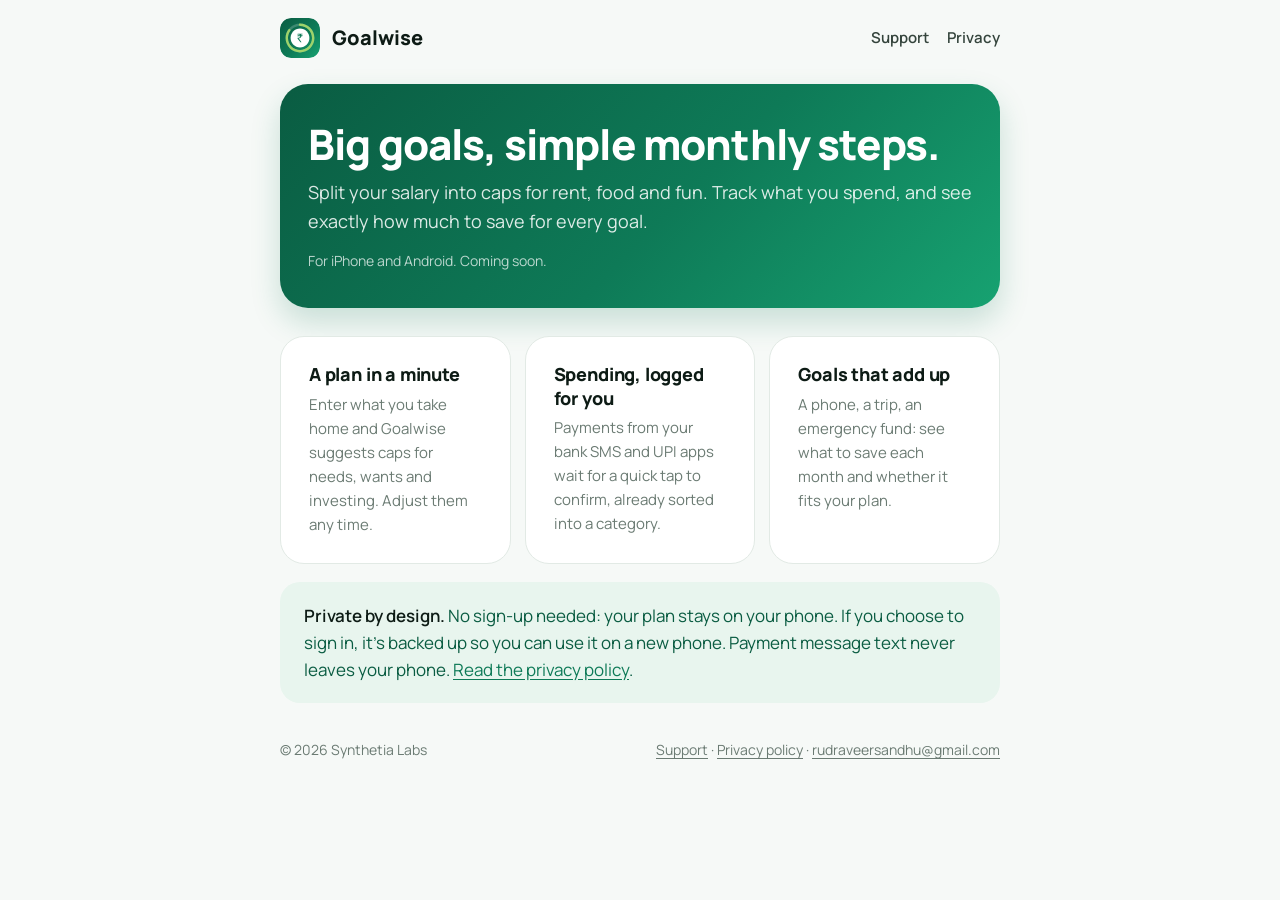
<file: index.html>
<!doctype html>
<html lang="en">
<head>
<meta charset="utf-8">
<meta name="viewport" content="width=device-width, initial-scale=1">
<title>Goalwise: budget and goals</title>
<meta name="description" content="Split your salary into caps for rent, food and fun, track what you spend, and see exactly how much to save for every goal.">
<link rel="icon" href="icon-512.png">
<link rel="apple-touch-icon" href="icon-512.png">
<link rel="stylesheet" href="style.css">
</head>
<body>
<header class="top">
  <div class="wrap">
    <a class="brand" href="./"><img src="logo.svg" alt="">Goalwise</a>
    <nav class="nav">
      <a href="support.html">Support</a>
      <a href="privacy.html">Privacy</a>
    </nav>
  </div>
</header>

<main class="wrap">
  <section class="hero">
    <h1>Big goals, simple monthly steps.</h1>
    <p>Split your salary into caps for rent, food and fun. Track what you spend, and see exactly how much to save for every goal.</p>
    <p class="meta">For iPhone and Android. Coming soon.</p>
  </section>

  <div class="features">
    <div class="card">
      <h2>A plan in a minute</h2>
      <p>Enter what you take home and Goalwise suggests caps for needs, wants and investing. Adjust them any time.</p>
    </div>
    <div class="card">
      <h2>Spending, logged for you</h2>
      <p>Payments from your bank SMS and UPI apps wait for a quick tap to confirm, already sorted into a category.</p>
    </div>
    <div class="card">
      <h2>Goals that add up</h2>
      <p>A phone, a trip, an emergency fund: see what to save each month and whether it fits your plan.</p>
    </div>
  </div>

  <div class="note">
    <strong>Private by design.</strong> No sign-up needed: your plan stays on your phone. If you choose to sign in, it's backed up so you can use it on a new phone. Payment message text never leaves your phone. <a href="privacy.html">Read the privacy policy</a>.
  </div>
</main>

<footer>
  <div class="wrap">
    <span>© 2026 Synthetia Labs</span>
    <span><a href="support.html">Support</a> · <a href="privacy.html">Privacy policy</a> · <a href="mailto:rudraveersandhu@gmail.com">rudraveersandhu@gmail.com</a></span>
  </div>
</footer>
</body>
</html>
</file>
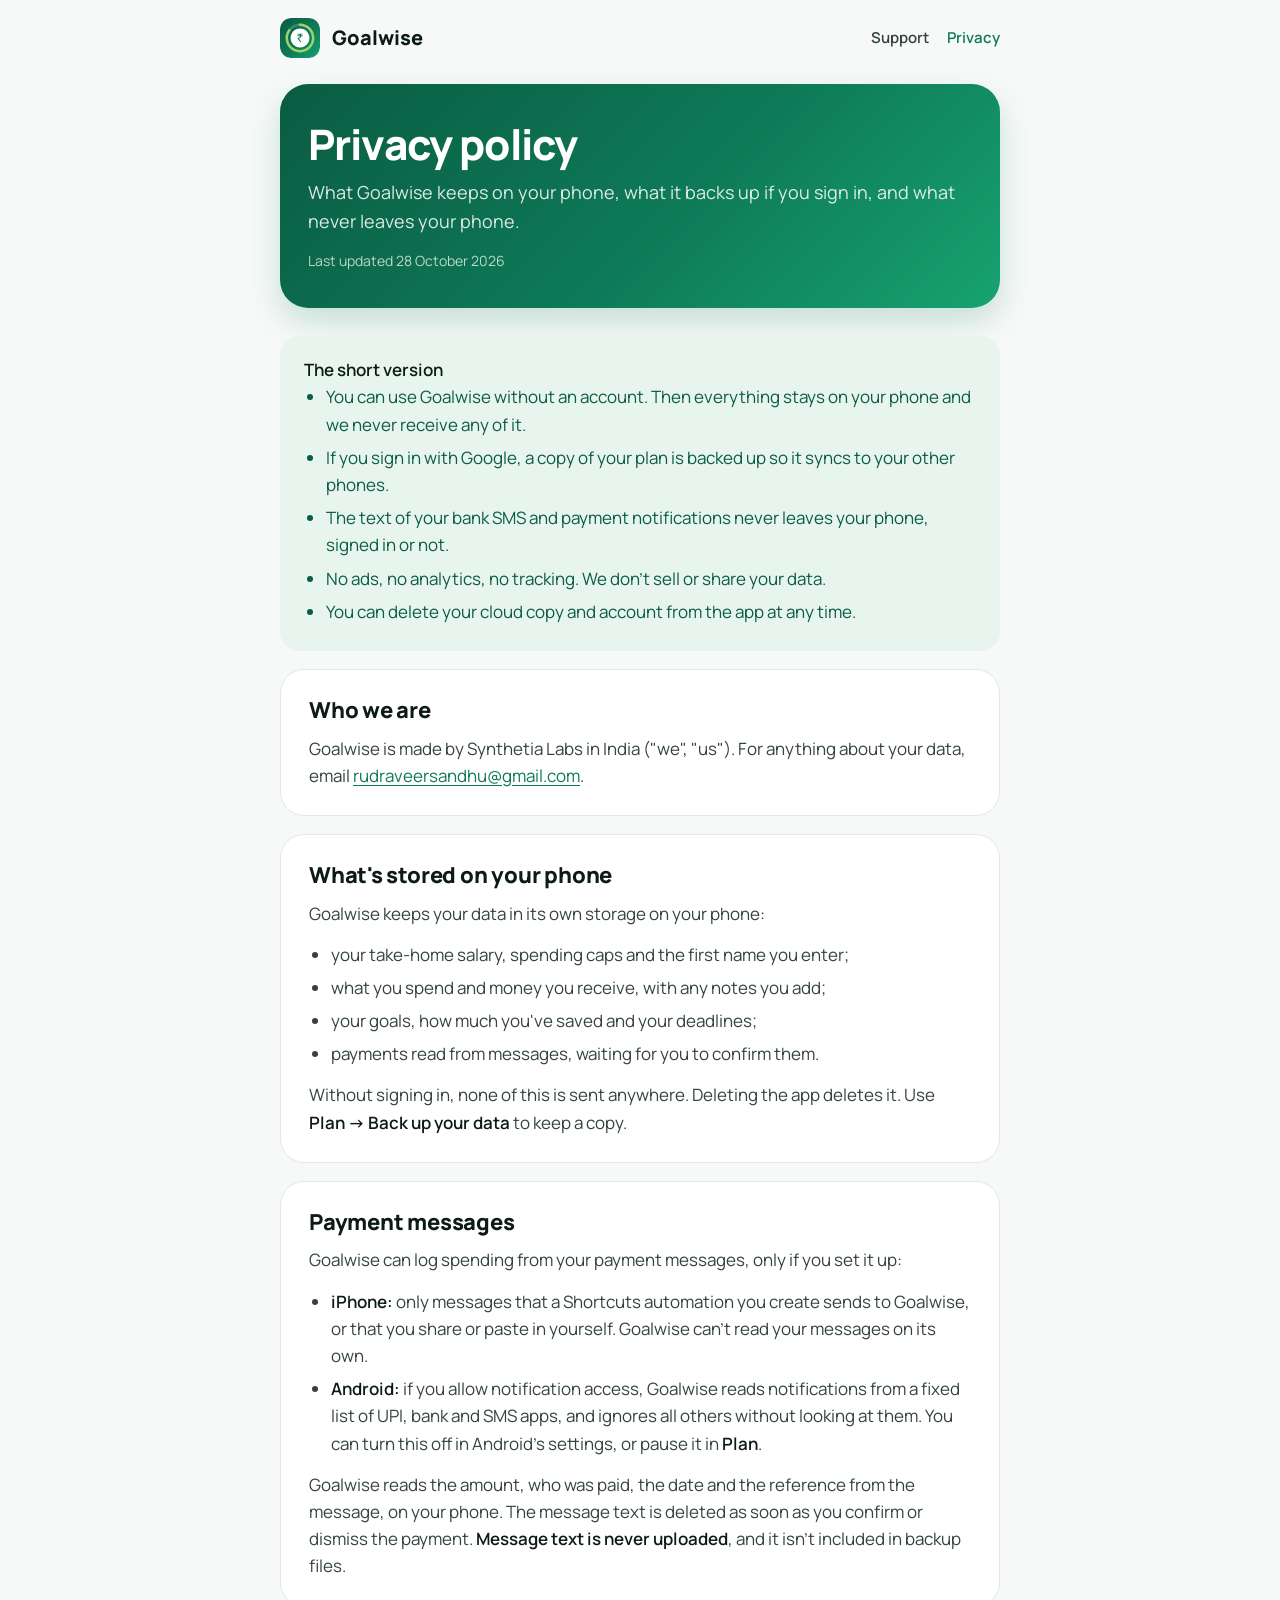
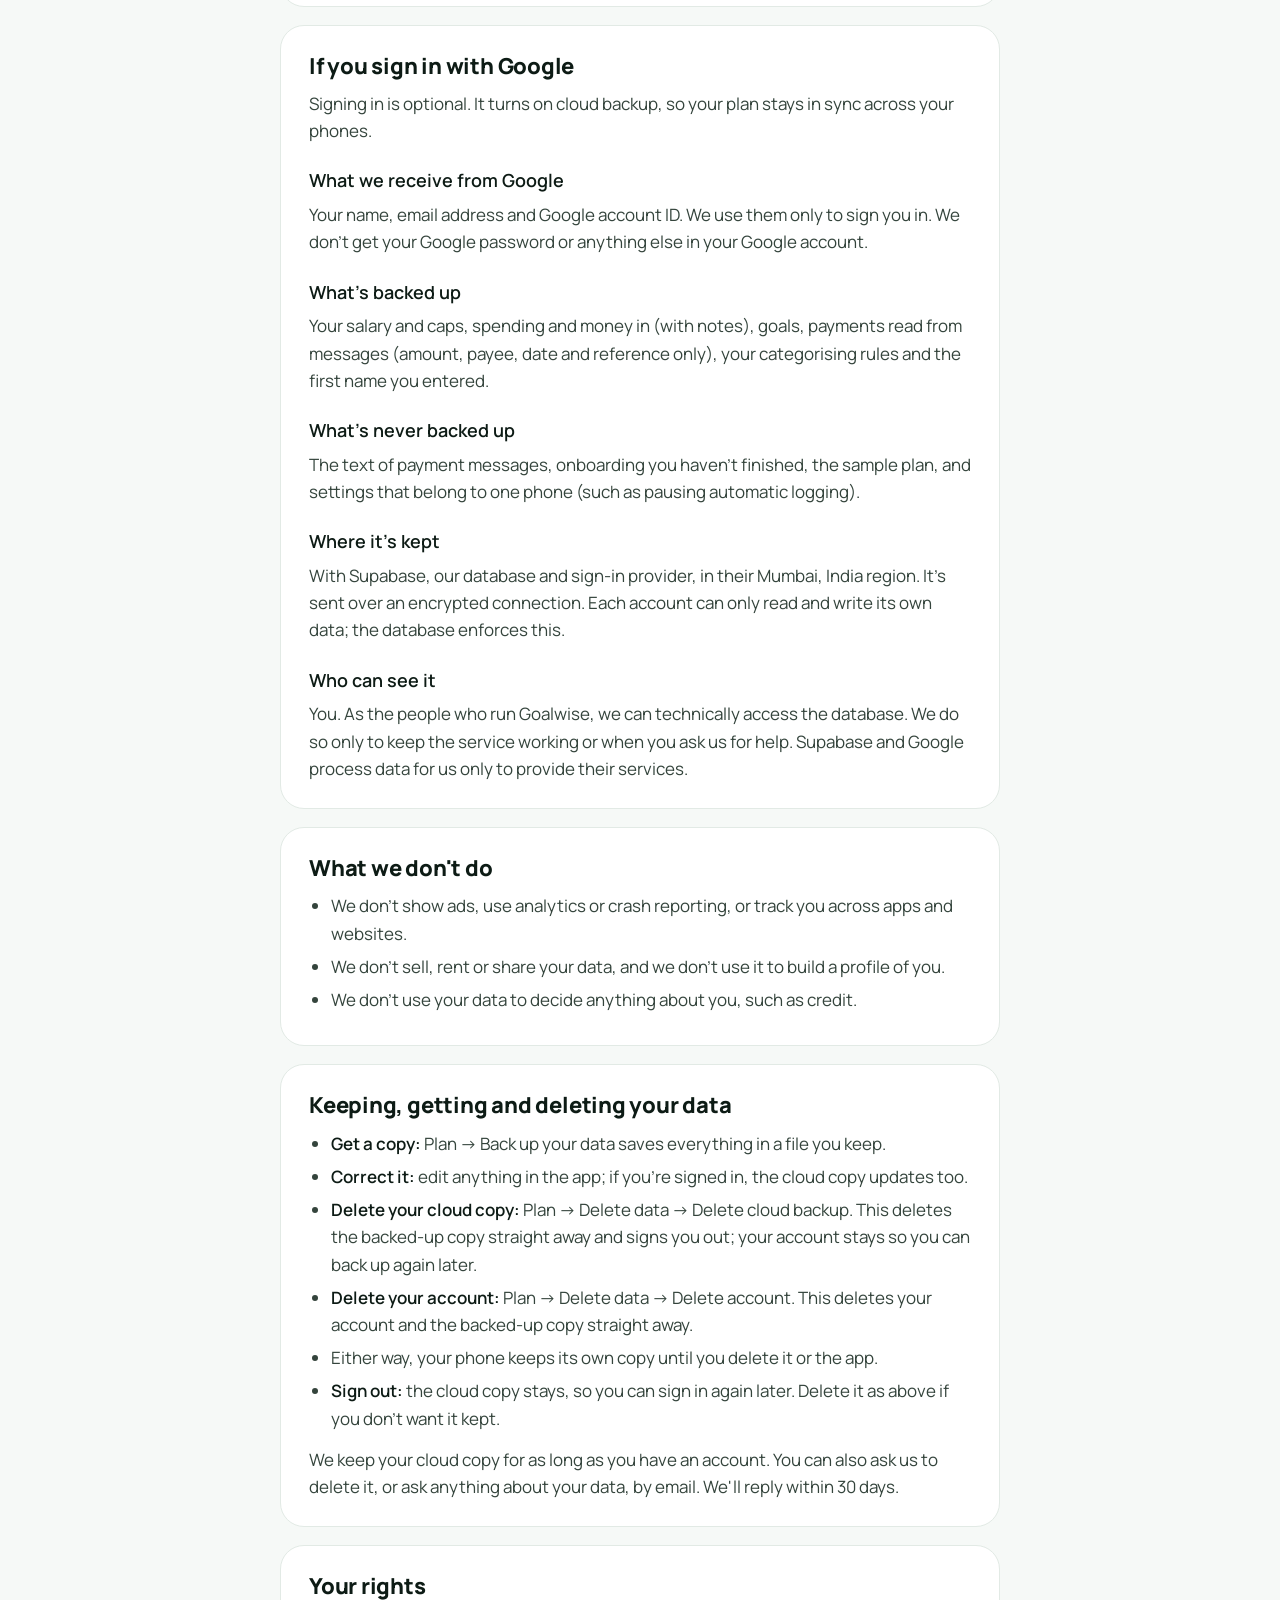
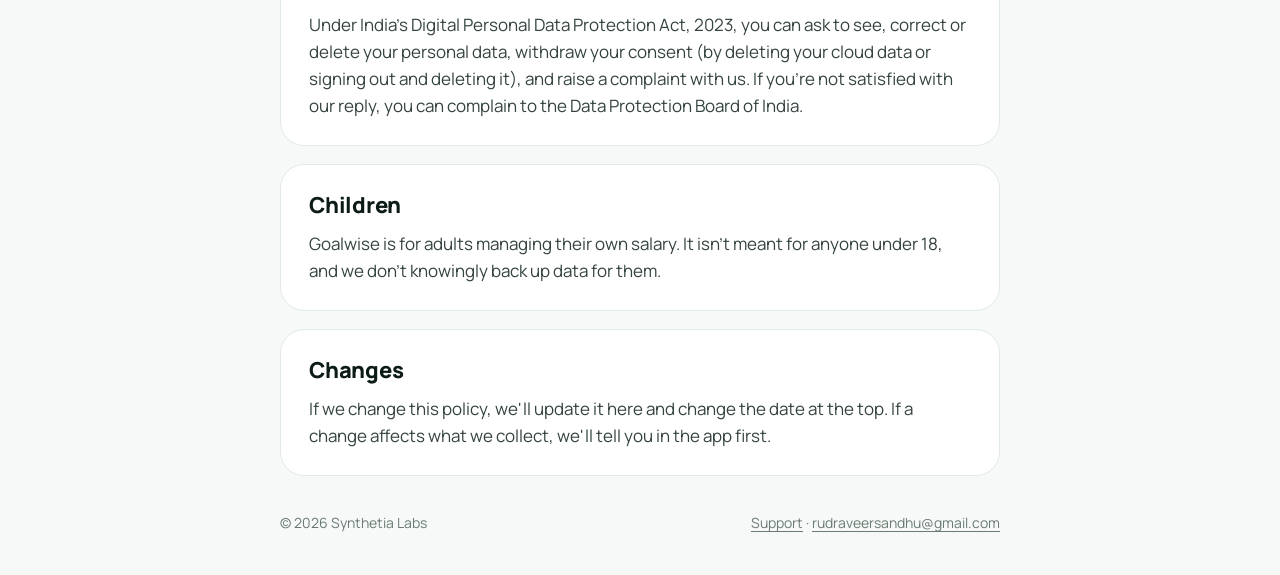
<file: privacy.html>
<!doctype html>
<html lang="en">
<head>
<meta charset="utf-8">
<meta name="viewport" content="width=device-width, initial-scale=1">
<title>Goalwise privacy policy</title>
<meta name="description" content="What Goalwise keeps on your phone, what it backs up if you sign in, and what never leaves your phone.">
<link rel="icon" href="icon-512.png">
<link rel="stylesheet" href="style.css">
</head>
<body>
<header class="top">
  <div class="wrap">
    <a class="brand" href="./"><img src="logo.svg" alt="">Goalwise</a>
    <nav class="nav">
      <a href="support.html">Support</a>
      <a href="privacy.html" aria-current="page">Privacy</a>
    </nav>
  </div>
</header>

<main class="wrap">
  <section class="hero">
    <h1>Privacy policy</h1>
    <p>What Goalwise keeps on your phone, what it backs up if you sign in, and what never leaves your phone.</p>
    <p class="meta">Last updated 28 October 2026</p>
  </section>

  <div class="note">
    <strong>The short version</strong>
    <ul>
      <li>You can use Goalwise without an account. Then everything stays on your phone and we never receive any of it.</li>
      <li>If you sign in with Google, a copy of your plan is backed up so it syncs to your other phones.</li>
      <li>The text of your bank SMS and payment notifications never leaves your phone, signed in or not.</li>
      <li>No ads, no analytics, no tracking. We don't sell or share your data.</li>
      <li>You can delete your cloud copy and account from the app at any time.</li>
    </ul>
  </div>

  <div class="card">
    <h2>Who we are</h2>
    <p>Goalwise is made by Synthetia Labs in India ("we", "us"). For anything about your data, email <a href="mailto:rudraveersandhu@gmail.com">rudraveersandhu@gmail.com</a>.</p>
  </div>

  <div class="card">
    <h2>What's stored on your phone</h2>
    <p>Goalwise keeps your data in its own storage on your phone:</p>
    <ul>
      <li>your take-home salary, spending caps and the first name you enter;</li>
      <li>what you spend and money you receive, with any notes you add;</li>
      <li>your goals, how much you've saved and your deadlines;</li>
      <li>payments read from messages, waiting for you to confirm them.</li>
    </ul>
    <p>Without signing in, none of this is sent anywhere. Deleting the app deletes it. Use <strong>Plan → Back up your data</strong> to keep a copy.</p>
  </div>

  <div class="card">
    <h2>Payment messages</h2>
    <p>Goalwise can log spending from your payment messages, only if you set it up:</p>
    <ul>
      <li><strong>iPhone:</strong> only messages that a Shortcuts automation you create sends to Goalwise, or that you share or paste in yourself. Goalwise can't read your messages on its own.</li>
      <li><strong>Android:</strong> if you allow notification access, Goalwise reads notifications from a fixed list of UPI, bank and SMS apps, and ignores all others without looking at them. You can turn this off in Android's settings, or pause it in <strong>Plan</strong>.</li>
    </ul>
    <p>Goalwise reads the amount, who was paid, the date and the reference from the message, on your phone. The message text is deleted as soon as you confirm or dismiss the payment. <strong>Message text is never uploaded</strong>, and it isn't included in backup files.</p>
  </div>

  <div class="card">
    <h2>If you sign in with Google</h2>
    <p>Signing in is optional. It turns on cloud backup, so your plan stays in sync across your phones.</p>
    <h3>What we receive from Google</h3>
    <p>Your name, email address and Google account ID. We use them only to sign you in. We don't get your Google password or anything else in your Google account.</p>
    <h3>What's backed up</h3>
    <p>Your salary and caps, spending and money in (with notes), goals, payments read from messages (amount, payee, date and reference only), your categorising rules and the first name you entered.</p>
    <h3>What's never backed up</h3>
    <p>The text of payment messages, onboarding you haven't finished, the sample plan, and settings that belong to one phone (such as pausing automatic logging).</p>
    <h3>Where it's kept</h3>
    <p>With Supabase, our database and sign-in provider, in their Mumbai, India region. It's sent over an encrypted connection. Each account can only read and write its own data; the database enforces this.</p>
    <h3>Who can see it</h3>
    <p>You. As the people who run Goalwise, we can technically access the database. We do so only to keep the service working or when you ask us for help. Supabase and Google process data for us only to provide their services.</p>
  </div>

  <div class="card">
    <h2>What we don't do</h2>
    <ul>
      <li>We don't show ads, use analytics or crash reporting, or track you across apps and websites.</li>
      <li>We don't sell, rent or share your data, and we don't use it to build a profile of you.</li>
      <li>We don't use your data to decide anything about you, such as credit.</li>
    </ul>
  </div>

  <div class="card">
    <h2>Keeping, getting and deleting your data</h2>
    <ul>
      <li><strong>Get a copy:</strong> Plan → Back up your data saves everything in a file you keep.</li>
      <li><strong>Correct it:</strong> edit anything in the app; if you're signed in, the cloud copy updates too.</li>
      <li><strong>Delete your cloud copy:</strong> Plan → Delete data → Delete cloud backup. This deletes the backed-up copy straight away and signs you out; your account stays so you can back up again later.</li>
      <li><strong>Delete your account:</strong> Plan → Delete data → Delete account. This deletes your account and the backed-up copy straight away.</li>
      <li>Either way, your phone keeps its own copy until you delete it or the app.</li>
      <li><strong>Sign out:</strong> the cloud copy stays, so you can sign in again later. Delete it as above if you don't want it kept.</li>
    </ul>
    <p>We keep your cloud copy for as long as you have an account. You can also ask us to delete it, or ask anything about your data, by email. We'll reply within 30 days.</p>
  </div>

  <div class="card">
    <h2>Your rights</h2>
    <p>Under India's Digital Personal Data Protection Act, 2023, you can ask to see, correct or delete your personal data, withdraw your consent (by deleting your cloud data or signing out and deleting it), and raise a complaint with us. If you're not satisfied with our reply, you can complain to the Data Protection Board of India.</p>
  </div>

  <div class="card">
    <h2>Children</h2>
    <p>Goalwise is for adults managing their own salary. It isn't meant for anyone under 18, and we don't knowingly back up data for them.</p>
  </div>

  <div class="card">
    <h2>Changes</h2>
    <p>If we change this policy, we'll update it here and change the date at the top. If a change affects what we collect, we'll tell you in the app first.</p>
  </div>
</main>

<footer>
  <div class="wrap">
    <span>© 2026 Synthetia Labs</span>
    <span><a href="support.html">Support</a> · <a href="mailto:rudraveersandhu@gmail.com">rudraveersandhu@gmail.com</a></span>
  </div>
</footer>
</body>
</html>
</file>
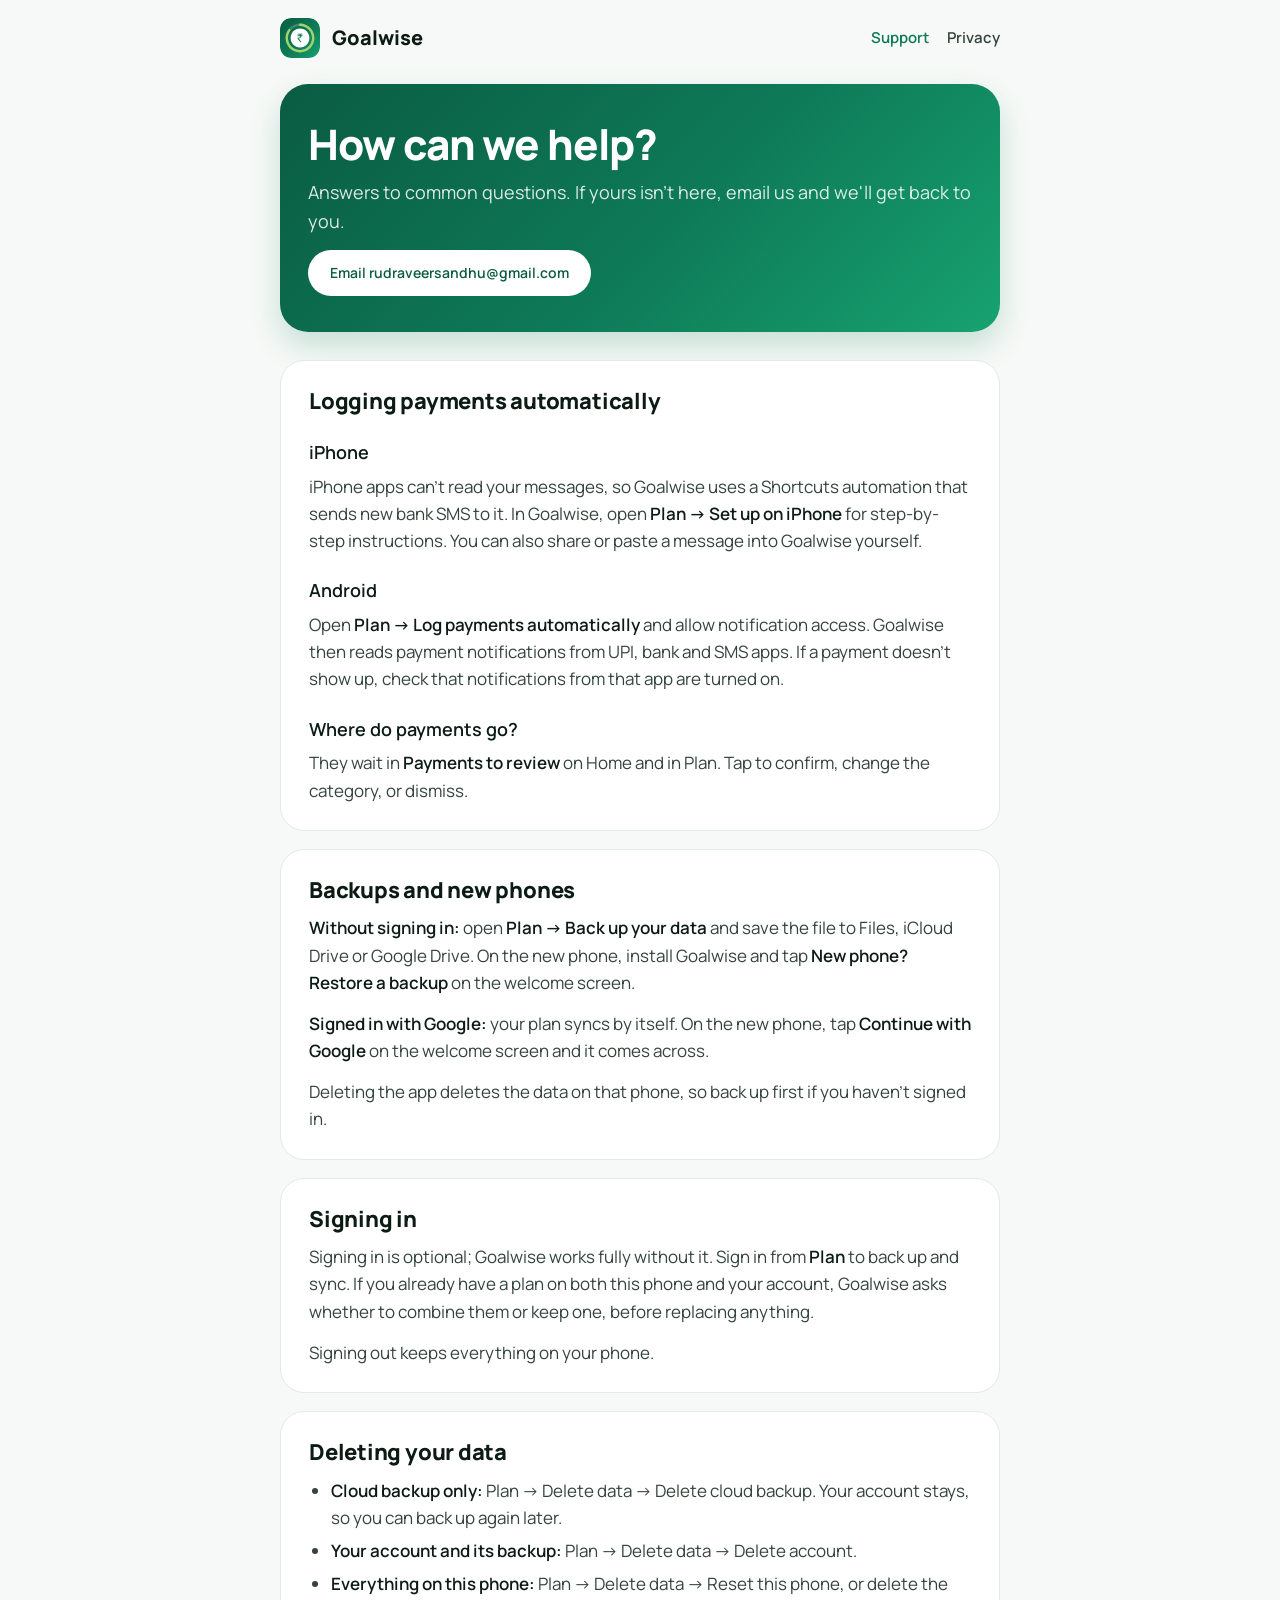
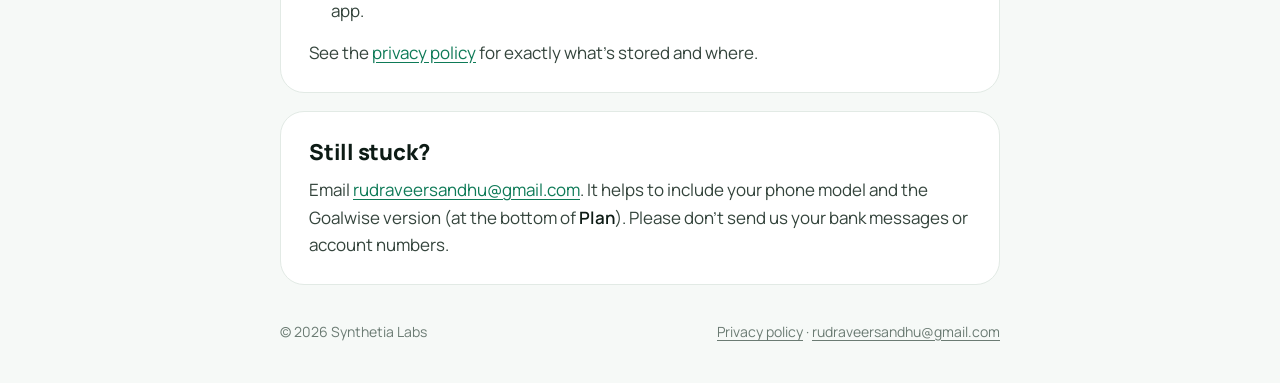
<file: support.html>
<!doctype html>
<html lang="en">
<head>
<meta charset="utf-8">
<meta name="viewport" content="width=device-width, initial-scale=1">
<title>Goalwise support</title>
<meta name="description" content="Help with Goalwise: automatic logging, backups, moving to a new phone, sign-in and deleting your data.">
<link rel="icon" href="icon-512.png">
<link rel="stylesheet" href="style.css">
</head>
<body>
<header class="top">
  <div class="wrap">
    <a class="brand" href="./"><img src="logo.svg" alt="">Goalwise</a>
    <nav class="nav">
      <a href="support.html" aria-current="page">Support</a>
      <a href="privacy.html">Privacy</a>
    </nav>
  </div>
</header>

<main class="wrap">
  <section class="hero">
    <h1>How can we help?</h1>
    <p>Answers to common questions. If yours isn't here, email us and we'll get back to you.</p>
    <p class="meta"><a class="button" href="mailto:rudraveersandhu@gmail.com?subject=Goalwise%20help">Email rudraveersandhu@gmail.com</a></p>
  </section>

  <div class="card">
    <h2>Logging payments automatically</h2>
    <h3>iPhone</h3>
    <p>iPhone apps can't read your messages, so Goalwise uses a Shortcuts automation that sends new bank SMS to it. In Goalwise, open <strong>Plan → Set up on iPhone</strong> for step-by-step instructions. You can also share or paste a message into Goalwise yourself.</p>
    <h3>Android</h3>
    <p>Open <strong>Plan → Log payments automatically</strong> and allow notification access. Goalwise then reads payment notifications from UPI, bank and SMS apps. If a payment doesn't show up, check that notifications from that app are turned on.</p>
    <h3>Where do payments go?</h3>
    <p>They wait in <strong>Payments to review</strong> on Home and in Plan. Tap to confirm, change the category, or dismiss.</p>
  </div>

  <div class="card">
    <h2>Backups and new phones</h2>
    <p><strong>Without signing in:</strong> open <strong>Plan → Back up your data</strong> and save the file to Files, iCloud Drive or Google Drive. On the new phone, install Goalwise and tap <strong>New phone? Restore a backup</strong> on the welcome screen.</p>
    <p><strong>Signed in with Google:</strong> your plan syncs by itself. On the new phone, tap <strong>Continue with Google</strong> on the welcome screen and it comes across.</p>
    <p>Deleting the app deletes the data on that phone, so back up first if you haven't signed in.</p>
  </div>

  <div class="card">
    <h2>Signing in</h2>
    <p>Signing in is optional; Goalwise works fully without it. Sign in from <strong>Plan</strong> to back up and sync. If you already have a plan on both this phone and your account, Goalwise asks whether to combine them or keep one, before replacing anything.</p>
    <p>Signing out keeps everything on your phone.</p>
  </div>

  <div class="card">
    <h2>Deleting your data</h2>
    <ul>
      <li><strong>Cloud backup only:</strong> Plan → Delete data → Delete cloud backup. Your account stays, so you can back up again later.</li>
      <li><strong>Your account and its backup:</strong> Plan → Delete data → Delete account.</li>
      <li><strong>Everything on this phone:</strong> Plan → Delete data → Reset this phone, or delete the app.</li>
    </ul>
    <p>See the <a href="privacy.html">privacy policy</a> for exactly what's stored and where.</p>
  </div>

  <div class="card">
    <h2>Still stuck?</h2>
    <p>Email <a href="mailto:rudraveersandhu@gmail.com?subject=Goalwise%20help">rudraveersandhu@gmail.com</a>. It helps to include your phone model and the Goalwise version (at the bottom of <strong>Plan</strong>). Please don't send us your bank messages or account numbers.</p>
  </div>
</main>

<footer>
  <div class="wrap">
    <span>© 2026 Synthetia Labs</span>
    <span><a href="privacy.html">Privacy policy</a> · <a href="mailto:rudraveersandhu@gmail.com">rudraveersandhu@gmail.com</a></span>
  </div>
</footer>
</body>
</html>
</file>
<file: style.css>
/* Goalwise website. Same green, white and Manrope as the app
   (lib/theme/app_theme.dart). Light only, like the app. */

@font-face {
  font-family: "Manrope";
  src: url("fonts/Manrope-Regular.ttf") format("truetype");
  font-weight: 400;
  font-display: swap;
}
@font-face {
  font-family: "Manrope";
  src: url("fonts/Manrope-SemiBold.ttf") format("truetype");
  font-weight: 600;
  font-display: swap;
}
@font-face {
  font-family: "Manrope";
  src: url("fonts/Manrope-ExtraBold.ttf") format("truetype");
  font-weight: 800;
  font-display: swap;
}

:root {
  color-scheme: light;
  --primary: #0e7a57;
  --primary-dark: #0a5c42;
  --accent: #17a271;
  --pistachio: #9ed36a;
  --mint: #e8f5ee;
  --background: #f6f9f7;
  --surface: #ffffff;
  --ink: #0d1b15;
  --ink-soft: #34443c;
  --muted: #6b7b73;
  --border: #e2eae5;
  --hero: linear-gradient(135deg, #0a5c42 0%, #0e7a57 55%, #17a271 100%);
}

* { box-sizing: border-box; }

html { -webkit-text-size-adjust: 100%; }

body {
  margin: 0;
  background: var(--background);
  color: var(--ink-soft);
  font-family: "Manrope", system-ui, -apple-system, "Segoe UI", sans-serif;
  font-size: 17px;
  line-height: 1.6;
}

a { color: var(--primary); text-underline-offset: 3px; }
a:hover { color: var(--primary-dark); }

.wrap { max-width: 760px; margin: 0 auto; padding: 0 20px; }

/* Header bar */
.top {
  padding: 18px 0;
}
.top .wrap { display: flex; align-items: center; justify-content: space-between; gap: 16px; }
.brand {
  display: flex; align-items: center; gap: 12px;
  color: var(--ink); text-decoration: none; font-weight: 800; font-size: 20px;
}
.brand img { width: 40px; height: 40px; border-radius: 11px; }
.nav { display: flex; gap: 18px; flex-wrap: wrap; font-weight: 600; font-size: 15px; }
.nav a { color: var(--ink-soft); text-decoration: none; }
.nav a:hover, .nav a[aria-current="page"] { color: var(--primary); }

/* Green hero */
.hero {
  background: var(--hero);
  color: #fff;
  border-radius: 28px;
  padding: 36px 28px;
  margin: 8px 0 28px;
  box-shadow: 0 14px 30px rgba(14, 122, 87, 0.2);
}
.hero h1 {
  margin: 0 0 10px;
  font-size: clamp(30px, 6vw, 42px);
  line-height: 1.15;
  font-weight: 800;
  letter-spacing: -0.02em;
  color: #fff;
}
.hero p { margin: 0; font-size: 18px; color: rgba(255, 255, 255, 0.86); }
.hero .meta { margin-top: 14px; font-size: 14px; color: rgba(255, 255, 255, 0.72); }

/* White content cards */
.card {
  background: var(--surface);
  border: 1px solid var(--border);
  border-radius: 24px;
  padding: 26px 28px;
  margin-bottom: 18px;
}
.card > :first-child { margin-top: 0; }
.card > :last-child { margin-bottom: 0; }

h2 {
  color: var(--ink);
  font-size: 22px;
  font-weight: 800;
  letter-spacing: -0.01em;
  line-height: 1.3;
  margin: 0 0 10px;
}
h3 { color: var(--ink); font-size: 18px; font-weight: 600; margin: 22px 0 6px; }
p, ul, ol { margin: 0 0 14px; }
ul, ol { padding-left: 22px; }
li { margin-bottom: 6px; }
strong { color: var(--ink); font-weight: 600; }

/* The mint summary box */
.note {
  background: var(--mint);
  border-radius: 20px;
  padding: 20px 24px;
  margin-bottom: 18px;
  color: var(--primary-dark);
}
.note ul { margin-bottom: 0; }

.button {
  display: inline-block;
  background: var(--primary);
  color: #fff;
  font-weight: 600;
  text-decoration: none;
  padding: 12px 22px;
  border-radius: 999px;
}
.button:hover { background: var(--primary-dark); color: #fff; }
.hero .button { background: #fff; color: var(--primary-dark); }
.hero .button:hover { background: var(--mint); color: var(--primary-dark); }

.features { display: grid; grid-template-columns: repeat(auto-fit, minmax(210px, 1fr)); gap: 14px; margin-bottom: 18px; }
.features .card { margin: 0; }
.features h2 { font-size: 18px; margin-bottom: 6px; }
.features p { font-size: 15px; color: var(--muted); }

footer {
  color: var(--muted);
  font-size: 14px;
  padding: 18px 0 40px;
}
footer .wrap { display: flex; justify-content: space-between; gap: 12px; flex-wrap: wrap; }
footer a { color: var(--muted); }

@media (max-width: 520px) {
  body { font-size: 16px; }
  .hero { padding: 28px 22px; border-radius: 24px; }
  .card { padding: 22px 20px; border-radius: 20px; }
  .top .wrap { flex-direction: column; align-items: flex-start; }
}
</file>
